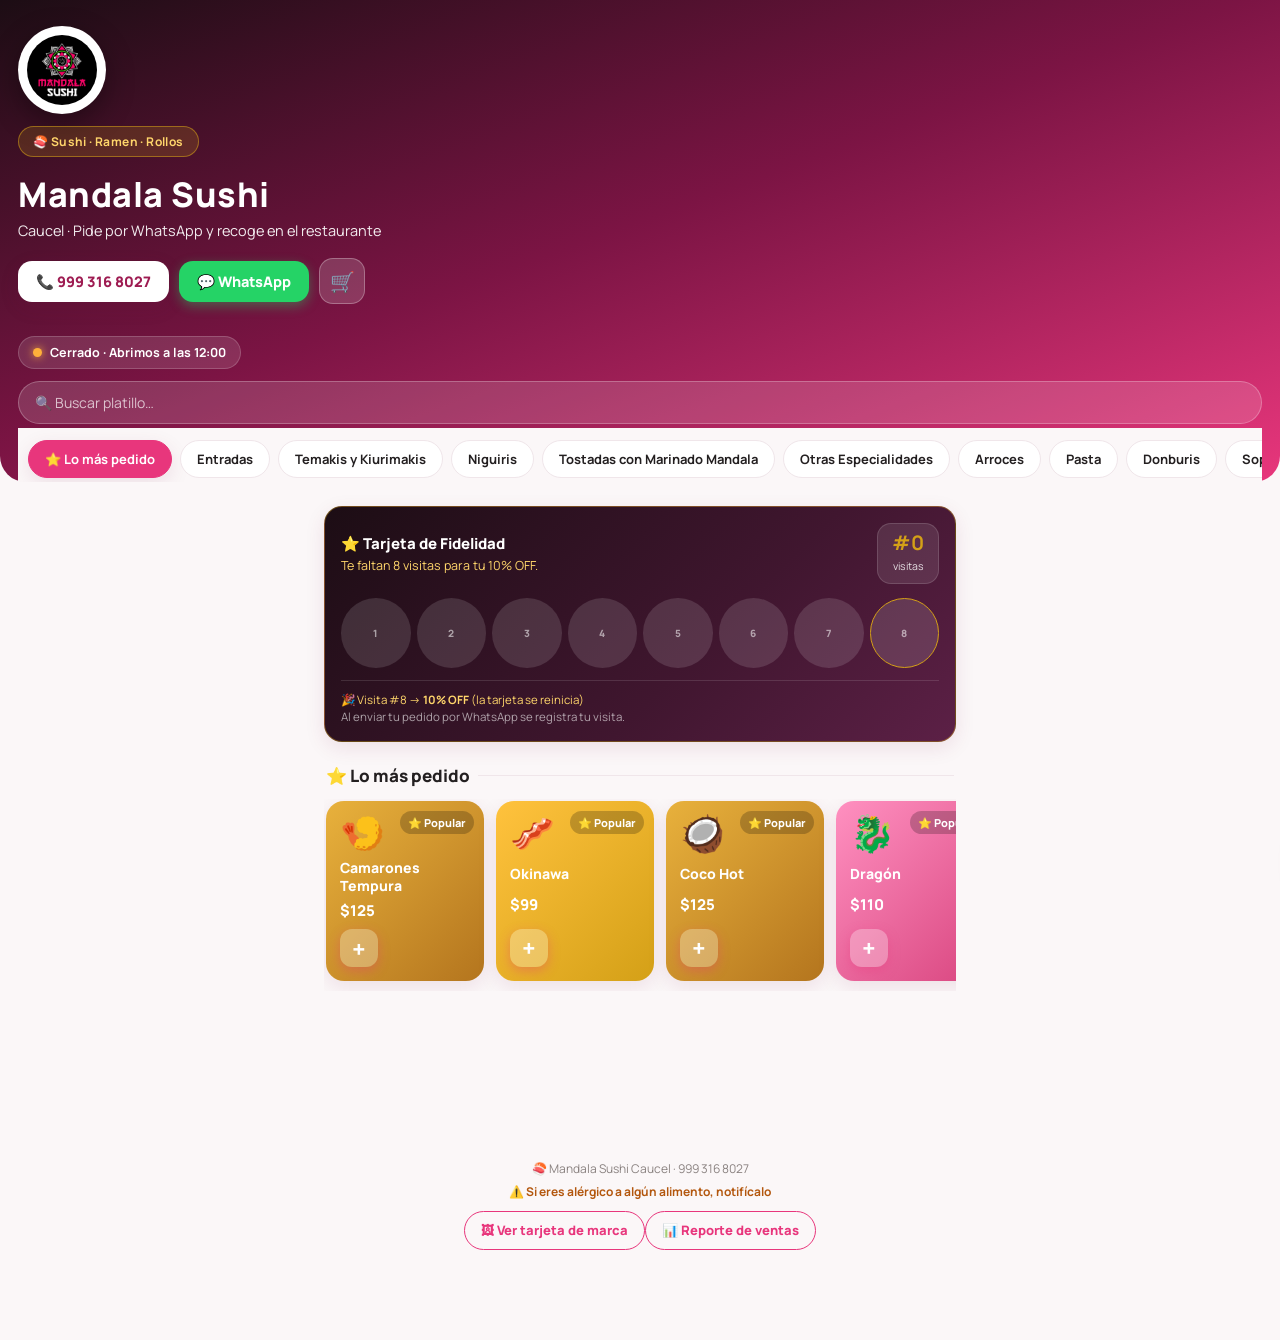
<file: index.html>
<!DOCTYPE html>
<html lang="es">
<head>
<meta charset="UTF-8">
<meta name="viewport" content="width=device-width, initial-scale=1.0">
<meta name="theme-color" content="#e8367c">
<link rel="icon" type="image/png" href="logo.png">
<link rel="manifest" href="manifest.json">
<link rel="apple-touch-icon" href="logo.png">
<title>Mandala Sushi Caucel · Pide por WhatsApp</title>
<meta name="description" content="Pide en Mandala Sushi Caucel por WhatsApp. Sushi, ramen, rollos y más.">
<link rel="preconnect" href="https://fonts.googleapis.com">
<link rel="preconnect" href="https://fonts.gstatic.com" crossorigin>
<link href="https://fonts.googleapis.com/css2?family=Manrope:wght@500;700;800&display=swap" rel="stylesheet">
<link rel="stylesheet" href="style.css">
</head>
<body>

<header>
  <div class="hero">
    <img class="hero-logo" src="logo.png" alt="Mandala Sushi">
    <span class="hero-badge">🍣 Sushi · Ramen · Rollos</span>
    <h1>Mandala Sushi</h1>
    <p class="hero-sub">Caucel · Pide por WhatsApp y recoge en el restaurante</p>
    <div class="hero-actions">
      <a class="hero-phone" href="tel:+529993168027">📞 999 316 8027</a>
      <a class="hero-wa" href="https://wa.me/529993168027?text=Hola%20Mandala%20Sushi!%20Tengo%20una%20duda." target="_blank" rel="noopener">💬 WhatsApp</a>
      <button class="hero-cart" onclick="openDrawer()">🛒<span class="badge hidden" id="badge">0</span></button>
    </div>
  </div>
  <div class="status-bar" id="statusBar"></div>
  <div class="search-wrap" id="searchWrap">
    <input type="search" id="search" class="search" placeholder="🔍 Buscar platillo…" autocomplete="off">
  </div>
  <nav id="cats"></nav>
</header>

<main id="menu"></main>

<div class="float-cart hidden" id="floatCart" onclick="openDrawer()">
  <div class="fc-left"><span class="fc-icon">🛒</span><span>Ver pedido</span></div>
  <div class="fc-right"><span id="fcTotal">$0</span><button class="go" onclick="event.stopPropagation();goCheckout()">Pagar</button></div>
</div>

<div class="overlay" id="overlay" onclick="closeDrawer()"></div>
<div class="drawer" id="drawer">
  <div class="drawer-head">
    <b>Tu pedido</b>
    <div class="dh-right">
      <button class="clear-btn hidden" id="clearBtn" onclick="clearCart()">Vaciar</button>
      <button class="close-btn" onclick="closeDrawer()">✕</button>
    </div>
  </div>
  <div class="drawer-body" id="drawerBody"></div>
  <div class="drawer-foot" id="drawerFoot">
    <div class="total-row"><span>Total</span><span id="drawerTotal">$0</span></div>
    <button class="btn btn-primary" onclick="goCheckout()">Continuar</button>
  </div>
</div>

<div class="sheet hidden" id="sheet">
  <h3 id="sheetName"></h3>
  <div class="sheet-desc" id="sheetDesc"></div>
  <div id="sheetOptions"></div>
  <button class="btn btn-primary" onclick="confirmVariant()">Agregar</button>
</div>

<div class="sheet hidden" id="pkgSheet">
  <h3 id="pkgTitle"></h3>
  <div class="sheet-desc" id="pkgDesc"></div>
  <div id="pkgOptions"></div>
  <div class="pkg-count" id="pkgCount">Seleccionados: 0 de 2</div>
  <button class="btn btn-primary" id="pkgAdd" onclick="confirmPackage()" disabled>Agregar</button>
</div>

<div class="checkout hidden" id="checkout">
  <button class="back-link" onclick="goBack()">← Volver al menú</button>
  <h2>Datos de tu pedido</h2>

  <div class="field">
    <label>Nombre *</label>
    <input type="text" id="fName" placeholder="Tu nombre">
  </div>
  <div class="field">
    <label>Teléfono *</label>
    <input type="tel" id="fPhone" placeholder="Ej. 999 123 4567">
  </div>
  <div class="field">
    <label>¿Cómo lo quieres?</label>
    <div class="seg">
      <div class="opt active" id="optLlevar" onclick="setType('llevar')">🛍️ Para llevar</div>
      <div class="opt" id="optDomicilio" onclick="setType('domicilio')">🛵 A domicilio</div>
    </div>
    <div class="delivery-note hidden" id="deliveryNote">🛵 Los pedidos a domicilio tienen un <b>costo extra por envío</b> según tu ubicación. Al enviar, <b>adjunta tu ubicación</b> en WhatsApp.</div>
  </div>
  <div id="fieldAddress" class="hidden">
    <div class="field">
      <label>Calle *</label>
      <input type="text" id="fCalle" placeholder="Ej. Av. Prolongación Montejo">
    </div>
    <div class="field">
      <label>Número de casa *</label>
      <input type="text" id="fNumero" placeholder="Ej. 245">
    </div>
    <div class="field">
      <label>Cruzamiento *</label>
      <input type="text" id="fCruzamiento" placeholder="Ej. con Calle 60">
    </div>
    <div class="field">
      <label>Especificación (opcional)</label>
      <input type="text" id="fEspec" placeholder="Ej. portón negro, casa de rejas...">
    </div>
  </div>
  <div class="field">
    <label>Método de pago</label>
    <div class="seg">
      <div class="opt active" id="optEfectivo" onclick="setPayment('Efectivo')">💵 Efectivo</div>
      <div class="opt" id="optTransferencia" onclick="setPayment('Transferencia')">🏦 Transferencia</div>
    </div>
  </div>
  <div class="field">
    <label>Cambios a tu platillo (opcional)</label>
    <textarea id="fNotes" placeholder="Escribe el nombre del platillo y el cambio que le quieres hacer. Ej: Dragon sin cebollín / Okinawa extra queso"></textarea>
  </div>
  <div class="field">
    <label>Comentario para tus salsas (opcional)</label>
    <input type="text" id="fSalsas" placeholder="Ej. poca salsa picante, salsa extra">
  </div>
  <div class="field">
    <label>¿Gustas palitos para comer sushi?</label>
    <div class="seg">
      <div class="opt active" id="optPalitosSi" onclick="setPalitos('Si')">🥢 Sí</div>
      <div class="opt" id="optPalitosNo" onclick="setPalitos('No')">No</div>
    </div>
  </div>

  <div class="order-sum">
    <h3>Resumen</h3>
    <div id="checkoutItems"></div>
    <div class="os-total"><span>Total</span><span id="checkoutTotal">$0</span></div>
    <button class="edit-order" onclick="editOrder()">✏️ Editar o quitar platillos</button>
  </div>

  <button class="btn btn-green" onclick="sendWhatsApp()">📲 Enviar pedido por WhatsApp</button>
  <div class="wa-note">Se abrirá WhatsApp con tu pedido listo, solo presiona <b>enviar</b>.<br>Si eres alérgico a algún alimento, escríbelo en "Cambios a tu platillo".</div>
</div>

<div class="report hidden" id="report">
  <div class="report-head">
    <b>📊 Reporte de ventas</b>
    <button class="close-btn" onclick="closeReport()">✕</button>
  </div>
  <div id="reportBody"></div>
</div>

<footer>🍣 Mandala Sushi Caucel · 999 316 8027<span class="allergy">⚠️ Si eres alérgico a algún alimento, notifícalo</span><a class="card-link" href="mandala-card.png" target="_blank">🖼 Ver tarjeta de marca</a><a class="card-link" href="#" onclick="openReport();return false;">📊 Reporte de ventas</a></footer>

<script src="js/core/container.js"></script>
<script src="js/core/observable.js"></script>
<script src="js/config/brand-config.js"></script>
<script src="js/models/cart-item.js"></script>
<script src="js/data/menu-data.js"></script>
<script src="js/repositories/storage-repository.js"></script>
<script src="js/repositories/cart-repository.js"></script>
<script src="js/repositories/loyalty-repository.js"></script>
<script src="js/repositories/order-repository.js"></script>
<script src="js/services/currency-service.js"></script>
<script src="js/services/gradient-service.js"></script>
<script src="js/services/catalog-service.js"></script>
<script src="js/services/cart-service.js"></script>
<script src="js/services/loyalty-service.js"></script>
<script src="js/services/hours-service.js"></script>
<script src="js/services/order-service.js"></script>
<script src="js/services/checkout-service.js"></script>
<script src="js/viewmodels/catalog-vm.js"></script>
<script src="js/viewmodels/cart-vm.js"></script>
<script src="js/viewmodels/loyalty-vm.js"></script>
<script src="js/viewmodels/checkout-vm.js"></script>
<script src="js/viewmodels/package-vm.js"></script>
<script src="js/views/menu-view.js"></script>
<script src="js/views/drawer-view.js"></script>
<script src="js/views/checkout-view.js"></script>
<script src="js/views/sheet-view.js"></script>
<script src="js/views/app-view.js"></script>
<script src="js/main.js"></script>
</body>
</html>
</file>
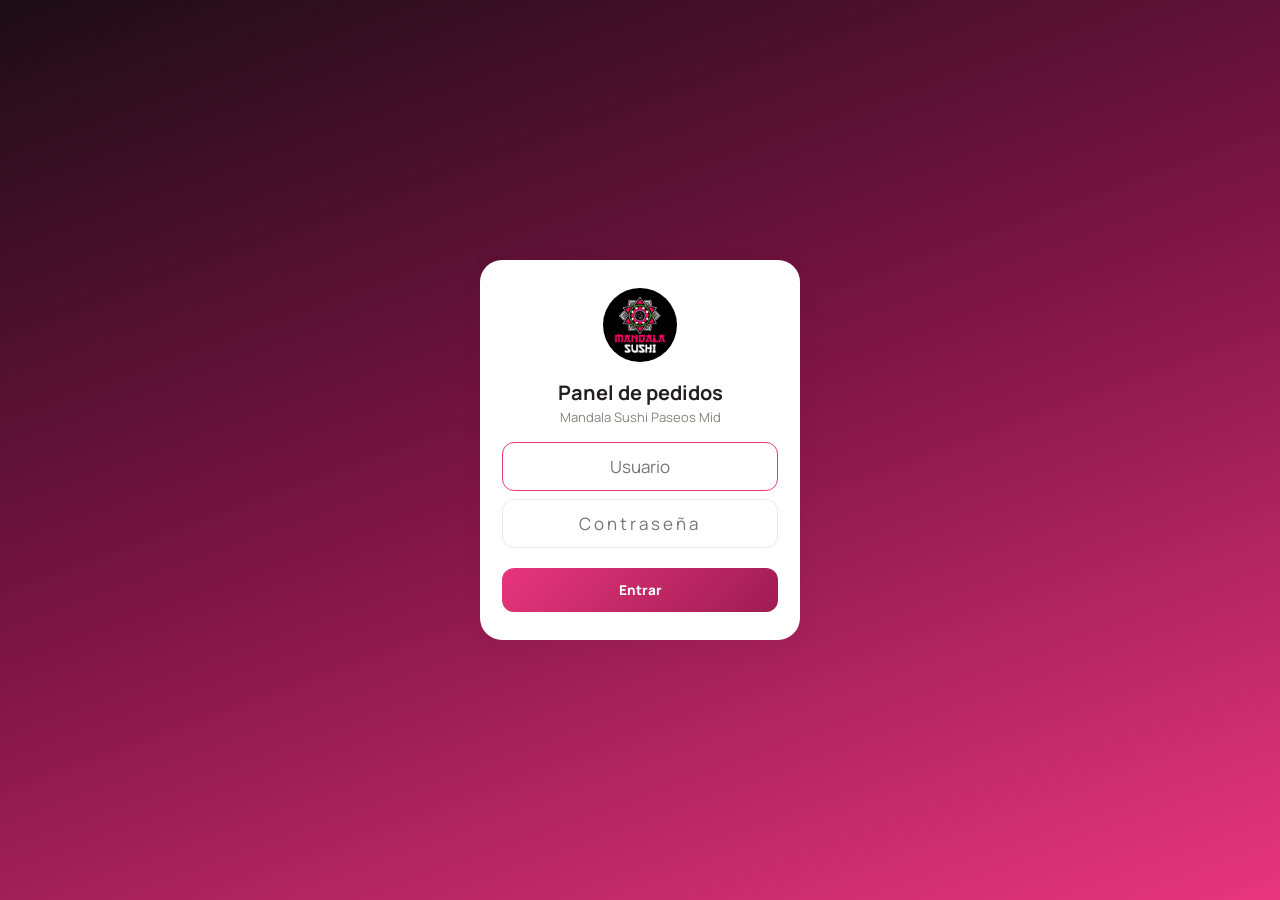
<file: admin/index.html>
<!DOCTYPE html>
<html lang="es">
<head>
<meta charset="UTF-8">
<meta name="viewport" content="width=device-width, initial-scale=1.0">
<meta name="theme-color" content="#e8367c">
<title>Mandala Sushi · Panel de pedidos</title>
<link rel="icon" type="image/png" href="../logo.png">
<link rel="preconnect" href="https://fonts.googleapis.com">
<link rel="preconnect" href="https://fonts.gstatic.com" crossorigin>
<link href="https://fonts.googleapis.com/css2?family=Manrope:wght@500;700;800&display=swap" rel="stylesheet">
<link rel="stylesheet" href="admin.css">
</head>
<body>

<div class="pin-screen" id="pinScreen">
  <div class="pin-card">
    <img src="../logo.png" alt="Mandala Sushi" class="pin-logo">
    <h1>Panel de pedidos</h1>
    <p>Mandala Sushi Paseos Mid</p>
    <input type="text" id="loginUser" placeholder="Usuario" autocomplete="off" autofocus>
    <input type="password" id="loginPass" placeholder="Contraseña">
    <button class="btn btn-primary" id="loginBtn">Entrar</button>
    <div class="pin-err hidden" id="loginErr">Usuario o contraseña incorrectos</div>
  </div>
</div>

<div class="app hidden" id="app">
  <header>
    <div class="hd-title">
      <img src="../logo.png" alt="Mandala Sushi" class="hd-logo">
      <div>
        <h1>Panel de pedidos</h1>
        <div class="hd-sub">Mandala Sushi Paseos Mid</div>
      </div>
      <div class="hd-user">
        <span id="hdUserName"></span>
        <span class="hd-rol" id="hdUserRol"></span>
      </div>
    </div>
    <div class="hd-actions">
      <button class="turno-badge" id="turnoBadge">🔴 Clic para abrir turno</button>
      <button class="btn btn-primary" id="usersBtn" style="display:none">👥 Usuarios</button>
      <button class="btn btn-primary" id="productsBtn" style="display:none">📦 Productos</button>
      <button class="btn btn-primary" id="newOrderBtn">➕ Nuevo pedido</button>
      <label class="switch" title="Sonido al llegar un pedido">
        <input type="checkbox" id="soundToggle" checked>
        <span>🔔</span>
      </label>
      <button class="btn ghost" id="csvBtn">⬇ CSV</button>
      <button class="btn ghost" id="logoutBtn">Salir</button>
    </div>
  </header>

  <div class="stats">
    <div class="stat"><b id="stNuevos">0</b><span>nuevos</span></div>
    <div class="stat"><b id="stHoy">0</b><span>pedidos hoy</span></div>
    <div class="stat"><b id="stIngresos">$0</b><span>ingresos hoy</span></div>
  </div>

  <div class="filters">
    <label class="chk"><input type="checkbox" id="onlyNew"> Solo nuevos</label>
    <label class="chk"><input type="checkbox" id="showArch"> Ver archivados</label>
    <label class="chk" title="Imprimir ticket automáticamente al llegar un pedido"><input type="checkbox" id="autoPrintToggle" checked> 🖨 Auto</label>
    <span class="refresh-note" id="refreshNote"></span>
  </div>

  <div id="orders" class="orders"></div>
</div>

<div class="modal hidden" id="newOrderModal">
  <div class="modal-card">
    <div class="modal-head">
      <h2>➕ Nuevo pedido</h2>
      <button class="btn ghost" id="closeNewBtn">✕</button>
    </div>
    <div class="modal-body">

      <div class="seg" id="segType">
        <button class="seg-btn on" data-t="restaurante">🍽 Restaurante</button>
        <button class="seg-btn" data-t="llevar">🛍 Para llevar</button>
        <button class="seg-btn" data-t="domicilio">🛵 Domicilio</button>
      </div>

      <div class="frow" id="rowMesa">
        <label>Mesa</label>
        <input type="number" id="noMesa" value="1" min="1">
      </div>

      <div class="frow">
        <label>Nombre (opcional)</label>
        <input type="text" id="noName" placeholder="Nombre del cliente">
      </div>

      <div class="frow" id="rowPhone">
        <label>Teléfono</label>
        <input type="text" id="noPhone" placeholder="999 000 0000">
      </div>

      <div class="frow" id="rowAddr">
        <label>Dirección</label>
        <input type="text" id="noAddr" placeholder="Calle, número, colonia...">
      </div>

      <div class="frow">
        <label>Pago</label>
        <select id="noPay">
          <option>Efectivo</option>
          <option>Tarjeta</option>
          <option>Transferencia</option>
        </select>
      </div>

      <div class="picker">
        <input type="text" id="noSearch" placeholder="🔍 Buscar platillo...">
        <div class="tabs" id="noTabs"></div>
        <div class="p-grid" id="noGrid"></div>
        <div class="variant-overlay hidden" id="noVariant">
          <div class="variant-card" id="noVariantList"></div>
        </div>
      </div>

      <div class="frow">
        <label>Notas</label>
        <input type="text" id="noNotes" placeholder="Ej. sin cebolla">
      </div>

      <div class="no-cart">
        <div class="no-cart-head"><h3>Pedido</h3><button class="btn ghost" id="noClear">Vaciar</button></div>
        <div id="noItems"></div>
        <div class="no-total">Total: <b id="noTotal">$0</b></div>
      </div>

    </div>
    <div class="modal-foot">
      <button class="btn btn-primary" id="saveOrderBtn">📨 Guardar y enviar a cocina</button>
    </div>
  </div>
</div>

<div class="modal hidden" id="usersModal">
  <div class="modal-card">
    <div class="modal-head">
      <h2>👥 Gestión de usuarios</h2>
      <button class="btn ghost" id="closeUsersBtn">✕</button>
    </div>
    <div class="modal-body">
      <div class="frow">
        <label>Usuario</label>
        <input type="text" id="umUser" placeholder="Nombre de usuario">
      </div>
      <div class="frow">
        <label>Nombre completo</label>
        <input type="text" id="umName" placeholder="Ej. María López">
      </div>
      <div class="frow">
        <label>Contraseña</label>
        <input type="password" id="umPass" placeholder="Mínimo 4 caracteres">
      </div>
      <div class="frow">
        <label>Rol</label>
        <select id="umRol">
          <option value="cajero">Cajero</option>
          <option value="admin">Administrador</option>
          <option value="cocina">Cocina</option>
        </select>
      </div>
      <button class="btn btn-primary" id="addUserBtn" style="width:100%;margin-top:12px">➕ Agregar usuario</button>
      <div style="margin-top:16px">
        <h3>Usuarios</h3>
        <div id="usersList"></div>
      </div>
    </div>
  </div>
</div>

<div class="modal hidden" id="productsModal">
  <div class="modal-card" style="max-width:600px">
    <div class="modal-head">
      <h2>📦 Gestión de productos</h2>
      <button class="btn ghost" id="closeProductsBtn">✕</button>
    </div>
    <div class="modal-body">
      <div class="frow"><label>Categoría</label><input type="text" id="pmCat" placeholder="Ej. Entradas"></div>
      <div class="frow"><label>Nombre</label><input type="text" id="pmName" placeholder="Nombre del platillo"></div>
      <div class="frow"><label>Precio</label><input type="number" id="pmPrice" placeholder="0" min="0"></div>
      <div class="frow"><label>Estación</label><input type="text" id="pmEstacion" placeholder="Ej. cocina, sushi, bebidas" list="pmEstList"><datalist id="pmEstList"></datalist></div>
      <div class="frow"><label>Descripción</label><input type="text" id="pmDesc" placeholder="Opcional"></div>
      <button class="btn btn-primary" id="addProductBtn" style="width:100%;margin-top:12px">➕ Agregar producto</button>
      <div style="margin-top:16px"><input type="text" id="pmSearch" placeholder="🔍 Buscar producto..." style="width:100%;padding:8px;border:1.5px solid var(--border);border-radius:10px"></div>
      <div id="productsList" style="margin-top:10px;max-height:400px;overflow-y:auto"></div>
    </div>
  </div>
</div>

<div class="modal hidden" id="turnoModal">
  <div class="modal-card" style="max-width:420px">
    <div class="modal-head">
      <h2 id="turnoTitle">🕐 Abrir turno</h2>
      <button class="btn ghost" id="closeTurnoBtn">✕</button>
    </div>
    <div class="modal-body" id="turnoBody"></div>
  </div>
</div>

<div class="modal hidden" id="cobroModal">
  <div class="modal-card" style="max-width:400px">
    <div class="modal-head">
      <h2>💵 Cobrar pedido</h2>
      <button class="btn ghost" id="closeCobroBtn">✕</button>
    </div>
    <div class="modal-body">
      <div id="cobroInfo" style="text-align:center;margin-bottom:16px"></div>
      <label style="font-size:12px;color:var(--muted);display:block;margin-bottom:8px">MÉTODO DE PAGO</label>
      <div class="pay-methods" id="payMethods">
        <button class="pay-btn" data-m="efectivo">💵<span>Efectivo</span></button>
        <button class="pay-btn" data-m="tarjeta">💳<span>Tarjeta</span></button>
        <button class="pay-btn" data-m="transferencia">🏦<span>Transf.</span></button>
        <button class="pay-btn" data-m="didi">🛵<span>DIDI</span></button>
        <button class="pay-btn" data-m="uber">🚗<span>Uber</span></button>
        <button class="pay-btn" data-m="rappi">📦<span>Rappi</span></button>
      </div>
      <div id="cobroFields" style="margin-top:14px"></div>
      <button class="btn btn-green" id="confirmCobroBtn" style="width:100%;margin-top:14px;padding:13px;font-size:15px">💵 Confirmar cobro</button>
    </div>
  </div>
</div>

<div class="toast hidden" id="toast"></div>
<div class="print-area" id="printArea"></div>

<script src="../js/config/brand-config.js"></script>
<script src="../js/data/menu-data.js"></script>
<script src="admin.js?v=10"></script>
</body>
</html>
</file>
<file: style.css>
﻿:root {
  --bg: #fbf7f8;
  --card: #ffffff;
  --text: #231f20;
  --muted: #8a8280;
  --border: #f0e6ea;
  --primary: #e8367c;
  --primary-dark: #9e1c52;
  --black: #1c0d14;
  --gold: #d4a017;
  --green: #25d366;
  --green-dark: #1eb958;
  --radius: 18px;
  --shadow: 0 6px 20px rgba(120, 20, 70, .1);
  --shadow-lg: 0 10px 30px rgba(0,0,0,.28);
}
* { box-sizing: border-box; -webkit-tap-highlight-color: transparent; }
html, body { margin: 0; padding: 0; }
body {
  font-family: "Manrope", -apple-system, BlinkMacSystemFont, "Segoe UI", Roboto, Arial, sans-serif;
  background: var(--bg);
  color: var(--text);
  min-height: 100vh;
}
.hidden { display: none !important; }
button { font-family: inherit; }

/* ---------- Hero ---------- */
header {
  background: linear-gradient(160deg, #1c0d14 0%, #7c1444 48%, #e8367c 100%);
  color: #fff;
  padding: 26px 18px 0;
  border-radius: 0 0 26px 26px;
}
.hero-logo {
  width: 88px; height: 88px; object-fit: contain;
  background: #fff; border-radius: 50%; padding: 6px;
  box-shadow: 0 10px 28px rgba(0,0,0,.35);
  border: 3px solid rgba(255,255,255,.35);
  margin-bottom: 12px;
  display: flex; align-items: center; justify-content: center;
  font-size: 52px;
}
.hero-badge {
  display: inline-block; background: rgba(212,160,23,.18);
  border: 1px solid rgba(212,160,23,.55);
  color: #ffd66b;
  padding: 6px 14px; border-radius: 999px;
  font-size: 12px; font-weight: 700; letter-spacing: .4px;
}
.hero h1 { margin: 14px 0 4px; font-size: 34px; font-weight: 800; letter-spacing: .5px; }
.hero-sub { margin: 0 0 18px; font-size: 14.5px; opacity: .92; }
.hero-actions { display: flex; align-items: center; gap: 10px; padding-bottom: 18px; }
.hero-phone {
  background: #fff; color: var(--primary-dark);
  font-weight: 800; font-size: 14.5px; text-decoration: none;
  padding: 11px 18px; border-radius: 14px;
  box-shadow: var(--shadow);
}
.hero-wa {
  background: #25d366; color: #fff;
  font-weight: 800; font-size: 14.5px; text-decoration: none;
  padding: 11px 18px; border-radius: 14px;
  box-shadow: 0 4px 12px rgba(37,211,102,.4);
}
.hero-cart {
  position: relative; width: 46px; height: 46px; border-radius: 14px;
  background: rgba(255,255,255,.16); border: 1px solid rgba(255,255,255,.28);
  color: #fff; font-size: 20px; cursor: pointer;
}
.badge {
  position: absolute; top: -6px; right: -6px; background: var(--gold); color: #3a2800;
  font-size: 12px; font-weight: 800; min-width: 20px; height: 20px; border-radius: 10px;
  display: flex; align-items: center; justify-content: center; padding: 0 5px;
}

/* ---------- Category chips ---------- */
nav#cats {
  position: sticky; top: 0; z-index: 40;
  background: var(--bg);
  padding: 12px 10px 4px;
  display: flex; gap: 8px; overflow-x: auto;
  scrollbar-width: none; -ms-overflow-style: none;
}
nav#cats::-webkit-scrollbar { display: none; }
.chip {
  flex: 0 0 auto; border: 1.5px solid var(--border); background: var(--card);
  color: var(--text); font-size: 13px; font-weight: 700;
  padding: 9px 16px; border-radius: 999px; cursor: pointer;
  transition: all .18s;
}
.chip.active { background: var(--primary); color: #fff; border-color: var(--primary); box-shadow: var(--shadow); }

main { padding: 8px 14px 150px; max-width: 660px; margin: 0 auto; }

/* ---------- Tarjeta de fidelidad ---------- */
.loyalty-card {
  margin-top: 16px;
  background: linear-gradient(135deg, #1c0d14, #40162f 60%, #5c2046);
  color: #fff; border-radius: var(--radius); padding: 16px;
  box-shadow: var(--shadow); border: 1px solid rgba(212,160,23,.4);
}
.lc-head { display: flex; justify-content: space-between; align-items: center; gap: 10px; }
.lc-title { font-weight: 800; font-size: 15px; }
.lc-status { font-size: 12.5px; color: #ffd66b; margin-top: 3px; line-height: 1.4; }
.lc-count {
  flex: 0 0 auto; text-align: center;
  background: rgba(255,255,255,.1); border-radius: 14px; padding: 8px 14px;
  border: 1px solid rgba(255,255,255,.14);
}
.lc-count b { font-size: 20px; display: block; line-height: 1.05; color: var(--gold); }
.lc-count span { font-size: 10.5px; opacity: .85; }
.lc-dots { display: grid; grid-template-columns: repeat(8, 1fr); gap: 6px; margin-top: 14px; }
.lc-dot {
  aspect-ratio: 1; border-radius: 50%;
  background: rgba(255,255,255,.13);
  display: flex; align-items: center; justify-content: center;
  font-size: 10px; font-weight: 800; color: rgba(255,255,255,.55);
}
.lc-dot.filled { background: var(--gold); color: #3a2800; }
.lc-dot.milestone { border: 1.5px solid var(--gold); }
.lc-foot {
  margin-top: 12px; font-size: 11.5px; color: #ffd66b;
  border-top: 1px solid rgba(255,255,255,.12); padding-top: 10px; line-height: 1.5;
}
.lc-foot span { color: rgba(255,255,255,.6); }

/* ---------- Section titles ---------- */
.cat-title {
  font-size: 17px; font-weight: 800; margin: 22px 2px 12px;
  display: flex; align-items: center; gap: 8px;
}
.cat-title::after { content: ""; flex: 1; height: 1.5px; background: var(--border); }

/* ---------- Featured (lo más pedido) ---------- */
.featured-scroll {
  display: flex; gap: 12px; overflow-x: auto;
  padding: 2px 2px 10px; scrollbar-width: none;
}
.featured-scroll::-webkit-scrollbar { display: none; }
.featured {
  flex: 0 0 158px; position: relative; overflow: hidden;
  border-radius: var(--radius); color: #fff;
  padding: 14px; min-height: 150px;
  box-shadow: var(--shadow);
  display: flex; flex-direction: column; justify-content: space-between;
}
.featured .f-star {
  position: absolute; top: 10px; right: 10px;
  background: rgba(0,0,0,.22); border-radius: 999px;
  font-size: 11px; font-weight: 800; padding: 4px 8px;
}
.featured .f-emoji { font-size: 36px; line-height: 1; }
.featured .f-name { font-weight: 800; font-size: 14px; line-height: 1.25; margin-top: 8px; }
.featured .f-price { font-weight: 800; font-size: 15px; margin-top: 6px; }
.featured .f-add { margin-top: 8px; }
.featured .f-add .add-btn { background: rgba(255,255,255,.28); color: #fff; width: 38px; height: 38px; border-radius: 12px; }
.featured .f-add .stepper { background: rgba(255,255,255,.2); border-color: rgba(255,255,255,.5); }
.featured .f-add .stepper button { color: #fff; }
.featured .f-add .stepper span { color: #fff; }

/* ---------- Product items ---------- */
.items { display: flex; flex-direction: column; gap: 10px; }
.item {
  background: var(--card); border: 1px solid var(--border); border-radius: var(--radius);
  padding: 12px; display: flex; gap: 12px; align-items: center;
  box-shadow: var(--shadow);
}
.item-icon {
  width: 54px; height: 54px; border-radius: 15px; color: #fff;
  display: flex; align-items: center; justify-content: center;
  font-weight: 800; font-size: 22px; flex: 0 0 auto;
  box-shadow: inset 0 -6px 12px rgba(0,0,0,.12);
}
.item-info { flex: 1; min-width: 0; }
.item-name { font-weight: 800; font-size: 14.5px; }
.item-desc { font-size: 12px; color: var(--muted); margin-top: 3px; line-height: 1.35; }
.item-price { font-weight: 800; font-size: 15px; color: var(--primary); margin-top: 5px; }

.add-area { flex: 0 0 auto; }
.item.off, .featured.off { opacity: .55; filter: grayscale(.4); }
.soldout {
  display: inline-flex; align-items: center; white-space: nowrap;
  background: #eee; color: #999; border-radius: 13px;
  padding: 0 12px; height: 44px; font-size: 12.5px; font-weight: 700;
  letter-spacing: .2px;
}
.add-btn {
  background: linear-gradient(135deg, var(--primary), var(--primary-dark));
  color: #fff; border: none; border-radius: 13px;
  width: 44px; height: 44px; font-size: 24px; font-weight: 800; cursor: pointer;
  display: flex; align-items: center; justify-content: center;
  box-shadow: 0 4px 12px rgba(232,54,124,.35);
  transition: transform .12s;
}
.add-btn:active { transform: scale(.92); }
.add-btn.variant { font-size: 14px; width: auto; padding: 0 14px; border-radius: 13px; }
.stepper {
  display: flex; align-items: center; border: 1.5px solid var(--primary);
  border-radius: 13px; overflow: hidden; background: #fff;
}
.stepper button {
  width: 38px; height: 42px; border: none; background: transparent; color: var(--primary);
  font-size: 20px; font-weight: 800; cursor: pointer;
}
.stepper span { min-width: 32px; text-align: center; font-weight: 800; }

/* ---------- Floating cart ---------- */
.float-cart {
  position: fixed; left: 12px; right: 12px; bottom: 12px; z-index: 45;
  background: #140910; color: #fff; border-radius: 18px; padding: 12px 14px 12px 18px;
  display: flex; align-items: center; justify-content: space-between;
  box-shadow: var(--shadow-lg); cursor: pointer;
}
.float-cart .fc-left { display: flex; align-items: center; gap: 10px; font-weight: 800; }
.float-cart .fc-icon {
  width: 34px; height: 34px; border-radius: 10px; background: rgba(255,255,255,.14);
  display: flex; align-items: center; justify-content: center; font-size: 17px;
}
.float-cart .fc-right { display: flex; align-items: center; gap: 10px; font-weight: 800; font-size: 16px; }
.float-cart .go {
  background: var(--green); color: #fff; border: none; border-radius: 12px;
  padding: 10px 18px; font-weight: 800; font-size: 14px; cursor: pointer;
  box-shadow: 0 4px 12px rgba(37,211,102,.4);
}

/* ---------- Drawer ---------- */
.overlay {
  position: fixed; inset: 0; background: rgba(20,10,10,.5); z-index: 60;
  opacity: 0; transition: opacity .25s; pointer-events: none;
}
.overlay.show { opacity: 1; pointer-events: auto; }
.drawer {
  position: fixed; top: 0; right: 0; bottom: 0; width: min(430px, 100%);
  background: var(--bg); z-index: 70; transform: translateX(100%); transition: transform .28s;
  display: flex; flex-direction: column;
}
.drawer.show { transform: translateX(0); }
.drawer-head {
  padding: 16px; background: var(--card); display: flex; align-items: center;
  justify-content: space-between; border-bottom: 1px solid var(--border);
}
.drawer-head b { font-size: 17px; }
.dh-right { display: flex; align-items: center; gap: 8px; }
.clear-btn {
  border: 1.5px solid var(--border); background: #fff; color: var(--muted);
  border-radius: 10px; padding: 8px 12px; font-size: 13px; font-weight: 800; cursor: pointer;
}
.close-btn { border: none; background: #f3ece2; border-radius: 10px; width: 36px; height: 36px; font-size: 17px; cursor: pointer; }
.drawer-body { flex: 1; overflow-y: auto; padding: 16px; }
.cart-line {
  display: flex; align-items: center; gap: 10px; background: var(--card);
  border: 1px solid var(--border); border-radius: 14px; padding: 10px 12px; margin-bottom: 8px;
}
.item-icon.mini { width: 42px; height: 42px; border-radius: 12px; font-size: 16px; }
.cart-line .cl-main { flex: 1; min-width: 0; }
.cart-line .cl-top { display: flex; justify-content: space-between; align-items: center; gap: 8px; }
.cart-line .cl-name { font-weight: 800; font-size: 13.5px; line-height: 1.3; }
.cart-line .cl-sub { font-weight: 800; font-size: 13.5px; color: var(--primary); white-space: nowrap; }
.cart-line .cl-bottom { display: flex; justify-content: space-between; align-items: center; margin-top: 8px; }
.cart-line .cl-price { font-size: 12px; color: var(--muted); font-weight: 700; }
.cl-controls { display: flex; align-items: center; gap: 8px; }
.cart-line .stepper { transform: scale(.88); transform-origin: center; }
.cl-remove {
  width: 38px; height: 38px; border-radius: 11px; border: none; cursor: pointer;
  background: #fdeaf2; color: var(--primary); font-size: 16px;
  display: flex; align-items: center; justify-content: center;
}
.cl-remove:active { transform: scale(.92); }
.drawer-foot { padding: 16px; background: var(--card); border-top: 1px solid var(--border); }
.total-row { display: flex; justify-content: space-between; font-weight: 800; font-size: 17px; margin-bottom: 12px; }
.btn {
  width: 100%; border: none; border-radius: 14px; padding: 16px; font-size: 16px;
  font-weight: 800; cursor: pointer;
  transition: transform .12s;
}
.btn:active { transform: scale(.98); }
.btn-primary { background: linear-gradient(135deg, var(--primary), var(--primary-dark)); color: #fff; box-shadow: 0 6px 16px rgba(232,54,124,.35); }
.btn-green { background: linear-gradient(135deg, var(--green), var(--green-dark)); color: #fff; box-shadow: 0 6px 16px rgba(37,211,102,.4); }

/* ---------- Checkout ---------- */
.checkout { max-width: 560px; margin: 0 auto; padding: 16px 16px 150px; }
.back-link {
  background: none; border: none; color: var(--primary); font-weight: 800; font-size: 15px;
  cursor: pointer; padding: 4px 0 10px; display: inline-flex; align-items: center; gap: 6px;
}
.checkout h2 { margin: 6px 0 16px; font-size: 21px; }
.field { margin-bottom: 16px; }
.field label { display: block; font-size: 13px; font-weight: 800; margin-bottom: 7px; }
.field input, .field select, .field textarea {
  width: 100%; padding: 14px; border: 1.5px solid var(--border); border-radius: 14px;
  font-size: 15px; font-family: inherit; background: var(--card); color: var(--text);
}
.field input:focus, .field select:focus, .field textarea:focus { outline: none; border-color: var(--primary); box-shadow: 0 0 0 3px rgba(232,54,124,.12); }
.field textarea { resize: vertical; min-height: 70px; }
.seg { display: flex; gap: 8px; }
.seg .opt {
  flex: 1; text-align: center; padding: 13px 8px; border: 1.5px solid var(--border);
  border-radius: 14px; font-size: 14px; font-weight: 800; background: var(--card); cursor: pointer;
  transition: all .15s;
}
.seg .opt.active { border-color: var(--primary); color: var(--primary); background: #fdeaf2; box-shadow: var(--shadow); }
.delivery-note {
  margin-top: 10px; padding: 12px 14px; border-radius: 14px;
  background: #fff7e6; border: 1.5px solid #ffe1a1; color: #7a5a10;
  font-size: 13px; line-height: 1.45;
}

.order-sum {
  background: var(--card); border: 1px solid var(--border); border-radius: var(--radius);
  padding: 14px; margin: 18px 0;
}
.order-sum h3 { margin: 0 0 10px; font-size: 15px; }
.order-sum .os-line { display: flex; justify-content: space-between; font-size: 13.5px; margin-bottom: 6px; gap: 10px; }
.order-sum .os-total {
  border-top: 1px dashed var(--border); margin-top: 8px; padding-top: 10px;
  font-weight: 800; font-size: 16px; display: flex; justify-content: space-between;
}
.edit-order {
  width: 100%; margin-top: 12px; padding: 12px; border: 1.5px solid var(--border);
  border-radius: 12px; background: #fff; color: var(--muted);
  font-size: 13.5px; font-weight: 800; cursor: pointer;
}
.edit-order:active { transform: scale(.98); }
.wa-note { text-align: center; font-size: 12.5px; color: var(--muted); margin-top: 12px; line-height: 1.5; }

/* ---------- Variant sheet ---------- */
.sheet {
  position: fixed; left: 0; right: 0; bottom: 0; z-index: 80;
  background: var(--bg); border-radius: 22px 22px 0 0; padding: 18px 18px 30px;
  transform: translateY(100%); transition: transform .28s; max-height: 80vh; overflow-y: auto;
  box-shadow: var(--shadow-lg);
}
.sheet.show { transform: translateY(0); }
.sheet h3 { margin: 0 0 4px; }
.sheet .sheet-desc { font-size: 13px; color: var(--muted); margin-bottom: 14px; }
.sheet .variant-opt {
  display: flex; justify-content: space-between; align-items: center;
  padding: 14px; background: var(--card); border: 1.5px solid var(--border);
  border-radius: 14px; margin-bottom: 8px; cursor: pointer; font-weight: 800; font-size: 15px;
}
.sheet .variant-opt.active { border-color: var(--primary); color: var(--primary); background: #fdeaf2; }
.pkg-opt {
  display: flex; align-items: center; gap: 12px;
  padding: 13px 14px; background: var(--card); border: 1.5px solid var(--border);
  border-radius: 14px; margin-bottom: 8px; cursor: pointer; font-weight: 800; font-size: 14.5px;
}
.pkg-opt.active { border-color: var(--primary); background: #fdeaf2; }
.pkg-check {
  width: 22px; height: 22px; border-radius: 50%; border: 2px solid #d8ccd0;
  font-size: 13px; display: flex; align-items: center; justify-content: center; flex: 0 0 auto;
}
.pkg-opt.active .pkg-check { border-color: var(--primary); background: var(--primary); color: #fff; }
.pkg-label { flex: 1; }
.pkg-legend { font-size: 12px; color: var(--gold); font-weight: 800; white-space: nowrap; }
.pkg-count { text-align: center; font-size: 13.5px; font-weight: 800; color: var(--muted); margin: 4px 0 14px; }
.btn:disabled { opacity: .45; cursor: not-allowed; }

.empty-cart { text-align: center; color: var(--muted); padding: 40px 0; }
.empty-cart .big { font-size: 42px; margin-bottom: 10px; }

footer {
  text-align: center; font-size: 12px; color: var(--muted); padding: 18px 14px 90px;
  line-height: 1.6;
}
footer .allergy { display: block; color: #b3570e; font-weight: 700; margin-top: 4px; }
footer .card-link {
  display: inline-block; margin-top: 10px; color: var(--primary);
  font-weight: 800; text-decoration: none; border: 1.5px solid var(--primary);
  border-radius: 999px; padding: 8px 16px; font-size: 13px;
}

/* ---------- Barra de estado / horario ---------- */
.status-bar {
  margin: 14px 0 2px;
  display: inline-flex; align-items: center; gap: 8px;
  background: rgba(255,255,255,.12); border: 1px solid rgba(255,255,255,.18);
  color: #fff; border-radius: 999px; padding: 7px 14px;
  font-size: 12.5px; font-weight: 700;
}
.status-bar::before {
  content: ""; width: 9px; height: 9px; border-radius: 50%;
  background: #2ecc71; box-shadow: 0 0 8px #2ecc71;
}
.status-bar.closed::before { background: #ffb03a; box-shadow: 0 0 8px #ffb03a; }

/* ---------- Buscador ---------- */
.search-wrap { padding: 10px 0 4px; }
.search {
  width: 100%; border: 1.5px solid rgba(255,255,255,.25);
  background: rgba(255,255,255,.14); color: #fff;
  border-radius: 999px; padding: 11px 16px; font-size: 14px; font-family: inherit;
  outline: none;
}
.search::placeholder { color: rgba(255,255,255,.7); }
.search::-webkit-search-cancel-button { -webkit-appearance: none; }

/* ---------- Reordenar último pedido ---------- */
.repeat-btn {
  display: block; margin: 14px auto 0; padding: 12px 18px;
  border: 1.5px solid var(--primary); background: #fdeaf2; color: var(--primary);
  border-radius: 999px; font-weight: 800; font-size: 13.5px; cursor: pointer;
}
.repeat-btn:active { transform: scale(.98); }

/* ---------- Fotos de platillos ---------- */
.item-icon.photo {
  background-size: cover; background-position: center; background-repeat: no-repeat;
  box-shadow: none;
}
.featured .f-photo {
  width: 46px; height: 46px; border-radius: 50%;
  background-size: cover; background-position: center; background-repeat: no-repeat;
  border: 2px solid rgba(255,255,255,.4);
}

/* ---------- Reporte de ventas ---------- */
.report {
  position: fixed; inset: 0; z-index: 90;
  background: var(--bg); padding: 18px 18px 40px;
  transform: translateY(100%); transition: transform .28s;
  overflow-y: auto;
}
.report.show { transform: translateY(0); }
.report-head {
  display: flex; justify-content: space-between; align-items: center;
  font-size: 17px; margin-bottom: 14px;
}
.rep-stats { display: flex; gap: 10px; margin-bottom: 14px; }
.rep-stat {
  flex: 1; background: var(--card); border: 1px solid var(--border);
  border-radius: 14px; padding: 12px; text-align: center;
}
.rep-stat b { display: block; font-size: 18px; }
.rep-stat span { font-size: 11px; color: var(--muted); }
.rep-list { margin-top: 14px; display: flex; flex-direction: column; gap: 8px; }
.rep-row {
  display: flex; align-items: center; gap: 10px;
  background: var(--card); border: 1px solid var(--border);
  border-radius: 12px; padding: 10px 12px;
}
.rep-folio { font-weight: 800; color: var(--primary); flex: 0 0 auto; }
.rep-name { flex: 1; font-size: 12.5px; min-width: 0; }
.rep-name b { display: block; }
</file>
<file: admin/admin.css>
:root {
  --bg: #fbf7f8;
  --card: #ffffff;
  --text: #231f20;
  --muted: #8a8280;
  --border: #f0e6ea;
  --primary: #e8367c;
  --primary-dark: #9e1c52;
  --green: #25d366;
  --green-dark: #1eb958;
  --radius: 18px;
  --shadow: 0 6px 20px rgba(120, 20, 70, .1);
}
* { box-sizing: border-box; -webkit-tap-highlight-color: transparent; }
html, body { margin: 0; padding: 0; }
body {
  font-family: "Manrope", -apple-system, BlinkMacSystemFont, "Segoe UI", Roboto, Arial, sans-serif;
  background: var(--bg); color: var(--text); min-height: 100vh;
}
.hidden { display: none !important; }
button { font-family: inherit; cursor: pointer; }
.btn {
  border: none; border-radius: 12px; padding: 10px 16px;
  font-weight: 800; font-size: 13.5px;
}
.btn:active { transform: scale(.97); }
.btn-primary { background: linear-gradient(135deg, var(--primary), var(--primary-dark)); color: #fff; }
.btn.ghost { background: var(--card); border: 1.5px solid var(--border); color: var(--text); }

/* ---------- PIN ---------- */
.pin-screen {
  position: fixed; inset: 0; z-index: 50;
  background: linear-gradient(160deg, #1c0d14 0%, #7c1444 48%, #e8367c 100%);
  display: flex; align-items: center; justify-content: center; padding: 20px;
}
.pin-card {
  background: #fff; border-radius: 22px; padding: 28px 22px;
  width: 100%; max-width: 320px; text-align: center; box-shadow: var(--shadow);
}
.pin-logo { width: 74px; height: 74px; object-fit: contain; border-radius: 50%; }
.pin-card h1 { margin: 12px 0 2px; font-size: 20px; }
.pin-card p { margin: 0 0 16px; color: var(--muted); font-size: 13px; }
.pin-card input {
  width: 100%; text-align: center; font-size: 17px;
  border: 1.5px solid var(--border); border-radius: 12px; padding: 12px;
  outline: none; font-family: inherit; margin-bottom: 8px;
}
#loginPass { letter-spacing: 3px; }
.pin-card input:focus { border-color: var(--primary); }
.pin-card .btn { width: 100%; margin-top: 12px; padding: 13px; }
.pin-err { color: #c62828; font-weight: 800; font-size: 13px; margin-top: 10px; }

/* ---------- Header ---------- */
.app > header {
  background: linear-gradient(160deg, #1c0d14 0%, #7c1444 48%, #e8367c 100%);
  color: #fff; padding: 18px;
  display: flex; justify-content: space-between; align-items: center; gap: 10px;
}
.hd-title { display: flex; align-items: center; gap: 12px; }
.hd-logo { width: 46px; height: 46px; object-fit: contain; border-radius: 50%; background: #fff; padding: 3px; }
.hd-title h1 { margin: 0; font-size: 17px; }
.hd-sub { font-size: 12px; opacity: .85; }
.hd-actions { display: flex; align-items: center; gap: 8px; }
.hd-actions .btn.ghost { background: rgba(255,255,255,.14); border-color: rgba(255,255,255,.25); color: #fff; }
.switch { font-size: 20px; background: rgba(255,255,255,.14); border-radius: 10px; padding: 6px 10px; cursor: pointer; }
.switch input { display: none; }
.switch span { opacity: .5; }
.switch input:checked + span { opacity: 1; }

/* ---------- Stats ---------- */
.stats {
  display: flex; gap: 10px; padding: 14px 14px 0;
  max-width: 720px; margin: 0 auto;
}
.stat {
  flex: 1; background: var(--card); border: 1px solid var(--border);
  border-radius: 14px; padding: 12px; text-align: center; box-shadow: var(--shadow);
}
.stat b { display: block; font-size: 19px; }
.stat span { font-size: 11px; color: var(--muted); }

/* ---------- Filters ---------- */
.filters {
  max-width: 720px; margin: 12px auto 0; padding: 0 14px;
  display: flex; align-items: center; gap: 16px; font-size: 13px; font-weight: 700;
}
.chk { display: flex; align-items: center; gap: 6px; cursor: pointer; }
.refresh-note { margin-left: auto; color: var(--muted); font-size: 11.5px; font-weight: 500; }

/* ---------- Orders ---------- */
.orders {
  max-width: 720px; margin: 0 auto; padding: 14px;
  display: flex; flex-direction: column; gap: 12px;
}
.empty { text-align: center; color: var(--muted); padding: 60px 0; line-height: 1.6; }
.card {
  background: var(--card); border: 1.5px solid var(--border); border-radius: var(--radius);
  padding: 14px; box-shadow: var(--shadow);
}
.card-new { border-color: var(--primary); box-shadow: 0 6px 20px rgba(232,54,124,.22); }
.c-top { display: flex; justify-content: space-between; align-items: center; }
.c-left { display: flex; align-items: center; gap: 8px; }
.c-folio { font-weight: 800; font-size: 15px; }
.c-time { font-size: 11.5px; color: var(--muted); }
.c-name { font-weight: 800; font-size: 15px; margin-top: 8px; }
.c-phone { font-weight: 700; color: var(--muted); font-size: 13px; }
.c-meta { font-size: 12.5px; color: var(--muted); margin-top: 3px; }
.c-addr { font-size: 12.5px; color: #7a5a10; background: #fff7e6; border: 1px solid #ffe1a1; border-radius: 10px; padding: 8px 10px; margin-top: 8px; }
.o-items { margin-top: 10px; border-top: 1px dashed var(--border); padding-top: 8px; }
.o-item { display: flex; justify-content: space-between; gap: 10px; font-size: 13px; padding: 2px 0; }
.o-notes { margin-top: 8px; font-size: 12.5px; color: #b3570e; }
.c-total { display: flex; justify-content: space-between; font-weight: 800; font-size: 14.5px; margin-top: 10px; }
.c-actions { display: flex; gap: 6px; margin-top: 12px; flex-wrap: wrap; }
.fbtn {
  border: 1.5px solid var(--border); background: #fff; color: var(--muted);
  border-radius: 999px; padding: 7px 12px; font-size: 12px; font-weight: 800;
}
.fbtn.on { background: var(--primary); border-color: var(--primary); color: #fff; }
.fbtn.archive { padding: 7px 10px; }

/* ---------- Badges ---------- */
.st-badge {
  font-size: 11px; font-weight: 800; padding: 3px 9px; border-radius: 999px;
}
.s-nuevo { background: #ffe0ec; color: #c2185b; }
.s-recibido { background: #fff3d6; color: #a06b00; }
.s-listo { background: #d9f2ff; color: #0277bd; }
.s-entregado { background: #d5f5e3; color: #1e8449; }
.s-cancelado { background: #fdecea; color: #b71c1c; }
.s-archivado { background: #ece6e8; color: #8a8280; }

/* ---------- Toast ---------- */
.toast {
  position: fixed; left: 50%; bottom: 24px; transform: translateX(-50%);
  background: #1c0d14; color: #fff; padding: 12px 18px; border-radius: 12px;
  font-size: 13px; font-weight: 800; z-index: 60; box-shadow: var(--shadow);
}

/* ---------- Modal nuevo pedido ---------- */
.modal {
  position: fixed; inset: 0; z-index: 70;
  background: rgba(28, 13, 20, .55);
  display: flex; align-items: flex-start; justify-content: center;
  padding: 20px 12px; overflow-y: auto;
}
.modal-card {
  background: var(--card); border-radius: 20px; box-shadow: var(--shadow);
  width: 100%; max-width: 640px; margin: auto 0;
}
.modal-head {
  display: flex; justify-content: space-between; align-items: center;
  padding: 14px 18px; border-bottom: 1px solid var(--border);
}
.modal-head h2 { margin: 0; font-size: 17px; }
.modal-body { padding: 16px 18px; }
.modal-foot {
  padding: 12px 18px 18px; display: flex; justify-content: flex-end;
}
.modal-foot .btn { padding: 13px 22px; font-size: 14.5px; }

.seg { display: flex; gap: 6px; background: var(--bg); border: 1px solid var(--border); border-radius: 12px; padding: 4px; }
.seg-btn {
  flex: 1; border: none; background: transparent; color: var(--muted);
  font-weight: 800; font-size: 13px; padding: 9px 6px; border-radius: 9px;
}
.seg-btn.on { background: var(--card); color: var(--primary); box-shadow: 0 2px 8px rgba(120, 20, 70, .12); }

.frow { margin-top: 12px; }
.frow label { display: block; font-size: 12px; font-weight: 800; color: var(--muted); margin-bottom: 4px; }
.frow input, .frow select {
  width: 100%; border: 1.5px solid var(--border); border-radius: 10px;
  padding: 10px 12px; font-size: 14px; font-family: inherit; outline: none; background: #fff;
}
.frow input:focus, .frow select:focus { border-color: var(--primary); }

.picker { margin-top: 14px; border: 1px solid var(--border); border-radius: 14px; padding: 10px; }
.picker > input { width: 100%; border: 1.5px solid var(--border); border-radius: 10px; padding: 9px 12px; font-size: 13.5px; outline: none; font-family: inherit; }
.picker > input:focus { border-color: var(--primary); }
.tabs { display: flex; gap: 6px; overflow-x: auto; padding: 10px 0 4px; }
.tab {
  border: 1px solid var(--border); background: #fff; border-radius: 999px;
  padding: 5px 12px; font-size: 11.5px; font-weight: 800; color: var(--muted); white-space: nowrap;
}
.tab.on { background: var(--primary); border-color: var(--primary); color: #fff; }
.p-grid { display: grid; grid-template-columns: 1fr 1fr; gap: 6px; max-height: 220px; overflow-y: auto; margin-top: 6px; }
.p-btn {
  border: 1px solid var(--border); background: #fff; border-radius: 10px;
  padding: 8px 10px; text-align: left; display: flex; flex-direction: column; gap: 2px;
}
.p-btn span { font-size: 12.5px; font-weight: 800; line-height: 1.25; }
.p-btn em { font-size: 11.5px; font-style: normal; color: var(--primary); font-weight: 800; }
.p-empty { padding: 16px 0; }

.variant-overlay {
  position: absolute; inset: 0; background: rgba(28, 13, 20, .5);
  display: flex; align-items: center; justify-content: center; padding: 20px; z-index: 5;
}
.picker { position: relative; }
.variant-card {
  background: #fff; border-radius: 14px; padding: 12px; width: 100%; max-width: 280px;
  box-shadow: var(--shadow); display: flex; flex-direction: column; gap: 6px; max-height: 70vh; overflow-y: auto;
}
.v-title { font-weight: 800; font-size: 13.5px; margin-bottom: 2px; }
.v-btn {
  border: 1px solid var(--border); background: #fff; border-radius: 10px;
  padding: 8px 10px; display: flex; justify-content: space-between; align-items: center;
}
.v-btn span { font-size: 13px; font-weight: 700; }
.v-btn em { font-style: normal; color: var(--primary); font-weight: 800; font-size: 12.5px; }

.no-cart { margin-top: 14px; border-top: 1px dashed var(--border); padding-top: 10px; }
.no-cart-head { display: flex; justify-content: space-between; align-items: center; }
.no-cart h3 { margin: 0; font-size: 14px; }
.no-cart-head .btn { padding: 5px 12px; font-size: 12px; }
.no-item {
  display: flex; align-items: center; gap: 8px; padding: 7px 0;
  border-bottom: 1px solid var(--border); font-size: 13px;
}
.no-name { flex: 1; font-weight: 700; }
.no-qty { display: flex; align-items: center; gap: 6px; }
.no-qty button {
  width: 24px; height: 24px; border-radius: 50%; border: 1px solid var(--border);
  background: #fff; font-weight: 800; line-height: 1;
}
.no-qty b { min-width: 16px; text-align: center; }
.no-line { font-weight: 800; min-width: 56px; text-align: right; }
.no-del { border: none; background: none; color: #b71c1c; font-size: 14px; }
.no-total { display: flex; justify-content: flex-end; font-size: 15px; padding-top: 10px; }
.no-total b { color: var(--primary); }

/* ---------- Ticket (impresión) ---------- */
.print-area { display: none; }
.hd-user { text-align: right; font-size: 12px; opacity: .9; }
.hd-rol { display: inline-block; background: rgba(255,255,255,.2); border-radius: 8px; padding: 2px 8px; font-size: 10.5px; margin-left: 6px; text-transform: uppercase; letter-spacing: .5px; }

/* ---------- User management ---------- */
.user-row { display: flex; justify-content: space-between; align-items: center; padding: 8px 0; border-bottom: 1px solid var(--border); font-size: 13px; }
.user-row .u-name { font-weight: 700; }
.user-row .u-rol { color: var(--muted); font-size: 11.5px; margin-left: 8px; }
.user-row .u-btns { display: flex; gap: 6px; }
.btn-sm { border: 1.5px solid var(--border); background: #fff; border-radius: 8px; padding: 4px 10px; font-size: 11px; font-weight: 700; cursor: pointer; }
.btn-sm.danger { color: #c62828; border-color: #ffcdd2; }
.btn-sm.danger:hover { background: #ffebee; }
.turno-badge { display:inline-block; border:none; border-radius:10px; padding:6px 12px; font-size:12px; font-weight:800; cursor:pointer; background:rgba(0,0,0,.25); color:#fff; }
.turno-badge:hover { background:rgba(0,0,0,.4); }

/* ---------- Cobro ---------- */
.cobro-total { font-size:32px; font-weight:800; color:var(--primary); }
.pay-methods { display:grid; grid-template-columns:1fr 1fr 1fr; gap:6px; }
.pay-btn {
  border:1.5px solid var(--border); background:var(--card); border-radius:12px;
  padding:10px 4px; cursor:pointer; display:flex; flex-direction:column; align-items:center;
  gap:2px; font-size:20px; transition:all .15s;
}
.pay-btn span { font-size:10px; font-weight:700; color:var(--muted); }
.pay-btn.on { border-color:var(--primary); background:#fff0f5; box-shadow:0 3px 12px rgba(232,54,124,.18); }
.pay-btn.on span { color:var(--primary); }
.pay-btn:active { transform:scale(.95); }
.btn-green { background:linear-gradient(135deg,#25d366,#1eb958); color:#fff; }
.btn-green:active { transform:scale(.97); }

@media print {
  body > *:not(#printArea) { display: none !important; }
  .print-area { display: block !important; position: absolute; left: 0; top: 0; width: 80mm; }
  .ticket {
    font-family: "Courier New", monospace; font-size: 12px; color: #000;
    width: 72mm; margin: 0 auto; line-height: 1.35;
  }
  .ticket .t-center { text-align: center; }
  .ticket .t-big { font-size: 18px; font-weight: 700; text-align: center; }
  .ticket .t-sep { border-top: 1px dashed #000; margin: 6px 0; }
  .ticket .t-row { display: flex; justify-content: space-between; }
  .ticket .t-desc { font-size: 10px; color: #333; }
  .ticket .t-total { display: flex; justify-content: space-between; font-weight: 700; font-size: 14px; }
  .ticket .t-foot { text-align: center; margin-top: 8px; font-size: 11px; }
}
</file>
